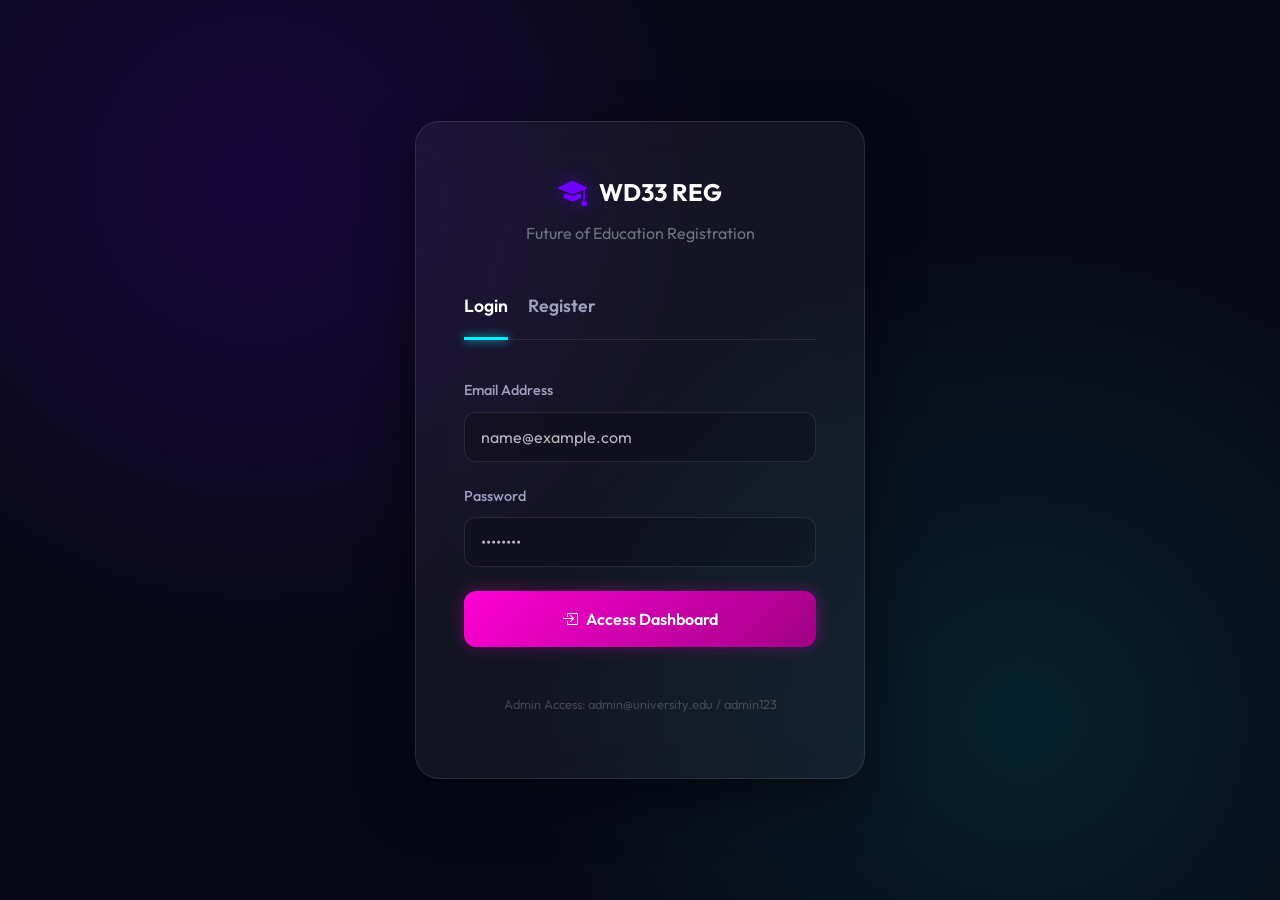
<file: src/main/resources/static/index.html>
<!DOCTYPE html>
<html lang="en">

<head>
    <meta charset="UTF-8">
    <meta name="viewport" content="width=device-width, initial-scale=1.0">
    <title>Login - WD33 Course Registration</title>
    <link href="https://cdn.jsdelivr.net/npm/bootstrap@5.3.0/dist/css/bootstrap.min.css" rel="stylesheet">
    <link rel="stylesheet" href="https://cdn.jsdelivr.net/npm/bootstrap-icons@1.10.0/font/bootstrap-icons.css">
    <link rel="stylesheet" href="css/style.css?v=2">
</head>

<body>
    <!-- Notification Bar -->
    <div id="notification" class="notification-bar" role="alert"></div>

    <div class="auth-container">
        <div class="auth-card">
            <div class="text-center mb-5">
                <a href="index.html" class="sidebar-logo justify-content-center mb-0">
                    <i class="bi bi-mortarboard-fill"></i>
                    <span>WD33 REG</span>
                </a>
                <p class="text-secondary mt-2">Future of Education Registration</p>
            </div>

            <div class="auth-tabs" id="authTabs" role="tablist">
                <button class="auth-tab active" id="login-trigger" data-bs-toggle="pill" data-bs-target="#login-tab">Login</button>
                <button class="auth-tab" id="register-trigger" data-bs-toggle="pill" data-bs-target="#register-tab">Register</button>
            </div>

            <div class="tab-content">
                <!-- Login Form -->
                <div class="tab-pane fade show active" id="login-tab">
                    <form onsubmit="handleLogin(event)">
                        <div class="form-group">
                            <label class="form-label">Email Address</label>
                            <input type="email" id="loginEmail" class="form-control" placeholder="name@example.com" required>
                        </div>
                        <div class="form-group">
                            <label class="form-label">Password</label>
                            <input type="password" id="loginPassword" class="form-control" placeholder="••••••••" required>
                        </div>
                        <button type="submit" class="btn-primary-neon w-100 py-3 mt-4">
                            <i class="bi bi-box-arrow-in-right"></i>
                            <span>Access Dashboard</span>
                        </button>
                    </form>
                </div>

                <!-- Register Form -->
                <div class="tab-pane fade" id="register-tab">
                    <form id="registerForm" onsubmit="handleRegister(event)">
                        <div class="form-group">
                            <label class="form-label">Full Name</label>
                            <input type="text" id="regName" class="form-control" placeholder="John Doe" required>
                        </div>
                        <div class="form-group">
                            <label class="form-label">Email Address</label>
                            <input type="email" id="regEmail" class="form-control" placeholder="john@example.com" required>
                        </div>
                        <div class="form-group">
                            <label class="form-label">Student ID</label>
                            <input type="text" id="regStudentId" class="form-control" placeholder="ST12345" required>
                        </div>
                        <div class="form-group">
                            <label class="form-label">Password</label>
                            <input type="password" id="regPassword" class="form-control" placeholder="Min. 6 characters" minlength="6" required>
                        </div>
                        <button type="submit" class="btn-primary-neon w-100 py-3 mt-4" style="background: linear-gradient(135deg, var(--accent-cyan) 0%, #008fa0 100%); box-shadow: var(--glow-cyan);">
                            <i class="bi bi-person-plus"></i>
                            <span>Create Account</span>
                        </button>
                    </form>
                </div>
            </div>

            <div class="text-center mt-5">
                <p style="color: rgba(255,255,255,0.2); font-size: 0.8rem;">
                    Admin Access: admin@university.edu / admin123
                </p>
            </div>
        </div>
    </div>

    <script src="https://cdn.jsdelivr.net/npm/bootstrap@5.3.0/dist/js/bootstrap.bundle.min.js"></script>
    <script src="js/config.js"></script>
    <script src="js/auth.js"></script>
    <script>
        // Redirect if already logged in
        document.addEventListener('DOMContentLoaded', () => {
            const user = initSession();
            if (user) {
                window.location.href = user.role === 'ADMIN' ? 'admin.html' : 'student.html';
            }

            // Custom tab switching logic for styling
            const triggers = document.querySelectorAll('.auth-tab');
            triggers.forEach(t => {
                t.addEventListener('shown.bs.tab', function (e) {
                    triggers.forEach(tr => tr.classList.remove('active'));
                    e.target.classList.add('active');
                });
            });
        });
    </script>
</body>

</html>
</file>
<file: src/main/resources/static/css/style.css>
@import url('https://fonts.googleapis.com/css2?family=Outfit:wght@300;400;500;600;700&display=swap');

:root {
    --bg-dark: #070816;
    --bg-sidebar: #0b0c22;
    --bg-card: rgba(255, 255, 255, 0.05);
    --bg-input: rgba(0, 0, 0, 0.2);
    --accent-cyan: #00f2ff;
    --accent-pink: #ff00d4;
    --accent-purple: #7000ff;
    --text-primary: #ffffff;
    --text-secondary: #a0a0c0;
    --border-color: rgba(255, 255, 255, 0.1);
    --glow-cyan: 0 0 15px rgba(0, 242, 255, 0.3);
    --glow-pink: 0 0 15px rgba(255, 0, 212, 0.3);
    --glow-purple: 0 0 15px rgba(112, 0, 255, 0.3);
    --transition: all 0.3s ease;
}

* {
    margin: 0;
    padding: 0;
    box-sizing: border-box;
}

body {
    background-color: var(--bg-dark);
    background-image:
        radial-gradient(circle at 20% 20%, rgba(112, 0, 255, 0.15) 0%, transparent 40%),
        radial-gradient(circle at 80% 80%, rgba(0, 242, 255, 0.1) 0%, transparent 40%);
    color: var(--text-primary);
    font-family: 'Outfit', sans-serif;
    min-height: 100vh;
    overflow-x: hidden;
}

/* Scrollbar */
::-webkit-scrollbar {
    width: 6px;
}

::-webkit-scrollbar-track {
    background: var(--bg-dark);
}

::-webkit-scrollbar-thumb {
    background: var(--border-color);
    border-radius: 10px;
}

::-webkit-scrollbar-thumb:hover {
    background: var(--text-secondary);
}

/* Layout */
.app-container {
    display: flex;
    min-height: 100vh;
}

/* Sidebar */
.sidebar {
    width: 260px;
    background-color: var(--bg-sidebar);
    border-right: 1px solid var(--border-color);
    display: flex;
    flex-direction: column;
    padding: 2rem 1.5rem;
    position: fixed;
    height: 100vh;
    z-index: 1000;
}

.sidebar-logo {
    display: flex;
    align-items: center;
    gap: 12px;
    font-size: 1.5rem;
    font-weight: 700;
    margin-bottom: 3rem;
    color: var(--text-primary);
    text-decoration: none;
}

.sidebar-logo i {
    color: var(--accent-purple);
    font-size: 1.8rem;
    filter: drop-shadow(0 0 8px rgba(112, 0, 255, 0.5));
}

.nav-menu {
    list-style: none;
    flex: 1;
}

.nav-item {
    margin-bottom: 0.5rem;
}

.nav-link {
    display: flex;
    align-items: center;
    gap: 12px;
    padding: 12px 16px;
    color: var(--text-secondary);
    text-decoration: none;
    border-radius: 12px;
    transition: var(--transition);
    font-weight: 500;
    position: relative;
    border: 1px solid transparent;
}

.nav-link i {
    font-size: 1.2rem;
    width: 24px;
    text-align: center;
}

.nav-link:hover {
    color: var(--text-primary);
    background: rgba(255, 255, 255, 0.03);
}

.nav-link.active {
    color: var(--text-primary);
    background: linear-gradient(90deg, rgba(112, 0, 255, 0.2) 0%, transparent 100%);
    border-left: 3px solid var(--accent-cyan);
    box-shadow: inset 5px 0 15px rgba(0, 242, 255, 0.1);
}

.nav-link.active::before {
    content: '';
    position: absolute;
    left: -19px;
    top: 50%;
    transform: translateY(-50%);
    width: 4px;
    height: 24px;
    background: var(--accent-cyan);
    box-shadow: 0 0 15px var(--accent-cyan);
    border-radius: 0 4px 4px 0;
}

.sidebar-footer {
    margin-top: auto;
}

/* Main Content */
.main-content {
    flex: 1;
    margin-left: 260px;
    padding: 2rem 3rem;
    width: calc(100% - 260px);
}

header {
    display: flex;
    justify-content: space-between;
    align-items: center;
    margin-bottom: 2.5rem;
}

.welcome-text h1 {
    font-size: 1.8rem;
    font-weight: 600;
    margin-bottom: 0.2rem;
}

.welcome-text p {
    color: var(--text-secondary);
    font-size: 0.95rem;
}

.header-actions {
    display: flex;
    align-items: center;
    gap: 20px;
}

.user-profile {
    display: flex;
    align-items: center;
    gap: 12px;
}

/* Cards & Widgets */
.glass-card {
    background: var(--bg-card);
    backdrop-filter: blur(10px);
    border: 1px solid var(--border-color);
    border-radius: 20px;
    padding: 1.5rem;
    height: 100%;
    transition: var(--transition);
}

.glass-card:hover {
    border-color: rgba(255, 255, 255, 0.2);
    transform: translateY(-2px);
}

.kpi-card {
    display: flex;
    justify-content: space-between;
    align-items: center;
    padding: 1.5rem;
    min-height: 120px;
}

.clickable-card {
    cursor: pointer;
    transition: transform 0.3s ease, box-shadow 0.3s ease;
}

.clickable-card:hover {
    transform: translateY(-5px);
    box-shadow: 0 10px 20px rgba(0, 0, 0, 0.4), var(--glow-cyan);
}

.kpi-data h3 {
    font-size: 2.5rem;
    font-weight: 700;
    margin-bottom: 0.5rem;
}

.kpi-data p {
    color: var(--text-secondary);
    font-size: 0.9rem;
    text-transform: uppercase;
    letter-spacing: 1px;
}

.kpi-chart {
    width: 100px;
    height: 60px;
    align-self: center;
}

/* Simulated mini chart using SVG */
.mini-chart path {
    fill: none;
    stroke-width: 2;
    stroke-linecap: round;
    filter: drop-shadow(0 0 5px currentColor);
}

/* Tables */
.table-container {
    background: var(--bg-card);
    border: 1px solid var(--border-color);
    border-radius: 20px;
    overflow: hidden;
    margin-top: 1.5rem;
}

.custom-table {
    width: 100%;
    border-collapse: collapse;
}

.custom-table th {
    background: rgba(255, 255, 255, 0.02);
    padding: 1.2rem 1.5rem;
    text-align: left;
    font-weight: 500;
    color: var(--text-secondary);
    font-size: 0.85rem;
    text-transform: uppercase;
    letter-spacing: 1px;
    border-bottom: 1px solid var(--border-color);
}

.custom-table td {
    padding: 1.2rem 1.5rem;
    border-bottom: 1px solid var(--border-color);
    font-size: 0.95rem;
}

.custom-table tr:last-child td {
    border-bottom: none;
}

.custom-table tr:hover td {
    background: rgba(255, 255, 255, 0.01);
}

/* Forms */
.form-group {
    margin-bottom: 1.5rem;
}

.max-width-600 {
    max-width: 600px;
}

.hero-container {
    padding: 2rem;
    display: inline-block;
    background: rgba(255, 255, 255, 0.03);
    border-radius: 50%;
    border: 1px solid rgba(0, 242, 255, 0.2);
    box-shadow: 0 0 40px rgba(0, 242, 255, 0.1);
    animation: pulse-glow 4s infinite ease-in-out;
}

.hero-image {
    width: 250px;
    height: auto;
    border-radius: 20px;
    filter: drop-shadow(0 0 10px rgba(0, 242, 255, 0.3));
}

@keyframes pulse-glow {

    0%,
    100% {
        box-shadow: 0 0 40px rgba(0, 242, 255, 0.1);
    }

    50% {
        box-shadow: 0 0 70px rgba(0, 242, 255, 0.2);
    }
}

.form-label {
    display: block;
    margin-bottom: 0.6rem;
    color: var(--text-secondary);
    font-size: 0.9rem;
    font-weight: 500;
}

.form-control {
    width: 100%;
    background: var(--bg-input) !important;
    border: 1px solid var(--border-color) !important;
    border-radius: 12px !important;
    padding: 12px 16px !important;
    color: var(--text-primary) !important;
    transition: var(--transition) !important;
    font-family: inherit;
}

.form-control:focus {
    outline: none !important;
    border-color: var(--accent-purple) !important;
    box-shadow: 0 0 0 4px rgba(112, 0, 255, 0.1) !important;
}

.form-control::-webkit-input-placeholder { color: rgba(255, 255, 255, 0.7) !important; }
.form-control::-moz-placeholder { color: rgba(255, 255, 255, 0.7) !important; }
.form-control:-ms-input-placeholder { color: rgba(255, 255, 255, 0.7) !important; }
.form-control::placeholder {
    color: rgba(255, 255, 255, 0.7) !important;
    opacity: 1; /* Firefox fix */
}

select option {
    background: var(--bg-sidebar);
    color: var(--text-primary);
    padding: 10px;
}

select.form-control {
    appearance: none;
    -webkit-appearance: none;
    -moz-appearance: none;
    background-image: url("data:image/svg+xml,%3Csvg xmlns='http://www.w3.org/2000/svg' width='16' height='16' fill='%23a0a0c0' class='bi bi-chevron-down' viewBox='0 0 16 16'%3E%3Cpath fill-rule='evenodd' d='M1.646 4.646a.5.5 0 0 1 .708 0L8 10.293l5.646-5.647a.5.5 0 0 1 .708.708l-6 6a.5.5 0 0 1-.708 0l-6-6a.5.5 0 0 1 0-.708z'/%3E%3C/svg%3E") !important;
    background-repeat: no-repeat !important;
    background-position: right 1rem center !important;
    padding-right: 2.5rem !important;
}

input[type="file"]::file-selector-button {
    background: rgba(255, 255, 255, 0.05);
    color: var(--text-primary);
    border: 1px solid var(--border-color);
    border-radius: 8px;
    padding: 5px 15px;
    margin-right: 15px;
    cursor: pointer;
    transition: var(--transition);
}

input[type="file"]::file-selector-button:hover {
    background: rgba(255, 255, 255, 0.1);
}

/* Buttons */
.btn-primary-neon {
    background: linear-gradient(135deg, var(--accent-pink) 0%, #a00085 100%);
    color: white;
    border: none;
    border-radius: 12px;
    padding: 12px 24px;
    font-weight: 600;
    display: flex;
    align-items: center;
    justify-content: center;
    gap: 8px;
    cursor: pointer;
    transition: var(--transition);
    box-shadow: var(--glow-pink);
    text-decoration: none;
}

.btn-primary-neon:hover {
    transform: translateY(-2px);
    box-shadow: 0 0 25px rgba(255, 0, 212, 0.5);
    color: white;
}

.btn-outline-neon {
    background: transparent;
    border: 1px solid var(--border-color);
    color: var(--text-primary);
    border-radius: 12px;
    padding: 10px 20px;
    font-weight: 500;
    display: flex;
    align-items: center;
    gap: 8px;
    cursor: pointer;
    transition: var(--transition);
}

.btn-outline-neon:hover {
    background: rgba(255, 255, 255, 0.05);
    border-color: var(--text-secondary);
}

.action-icon-btn {
    width: 36px;
    height: 36px;
    border-radius: 10px;
    display: inline-flex;
    align-items: center;
    justify-content: center;
    border: 1px solid var(--border-color);
    background: rgba(0, 0, 0, 0.2);
    color: var(--text-secondary);
    transition: var(--transition);
    cursor: pointer;
    margin: 0 4px;
    text-decoration: none;
}

.action-icon-btn.edit:hover {
    color: var(--accent-cyan);
    border-color: var(--accent-cyan);
    box-shadow: var(--glow-cyan);
}

.action-icon-btn.delete:hover {
    color: #ff4d4d;
    border-color: #ff4d4d;
    box-shadow: 0 0 15px rgba(255, 77, 77, 0.3);
}

/* Badges */
.status-badge {
    padding: 6px 12px;
    border-radius: 8px;
    font-size: 0.8rem;
    font-weight: 600;
    text-transform: uppercase;
    letter-spacing: 0.5px;
}

.badge-pending {
    background: rgba(255, 193, 7, 0.1);
    color: #ffc107;
    border: 1px solid rgba(255, 193, 7, 0.2);
}

.badge-approved {
    background: rgba(0, 242, 255, 0.1);
    color: var(--accent-cyan);
    border: 1px solid rgba(0, 242, 255, 0.2);
}

.badge-rejected {
    background: rgba(255, 77, 77, 0.1);
    color: #ff4d4d;
    border: 1px solid rgba(255, 77, 77, 0.2);
}

/* Auth Page */
.auth-container {
    display: flex;
    align-items: center;
    justify-content: center;
    min-height: 100vh;
    padding: 2rem;
}

.auth-card {
    width: 100%;
    max-width: 450px;
    background: var(--bg-card);
    backdrop-filter: blur(20px);
    border: 1px solid var(--border-color);
    border-radius: 24px;
    padding: 3rem;
    box-shadow: 0 20px 50px rgba(0, 0, 0, 0.5);
}

.auth-tabs {
    display: flex;
    gap: 20px;
    margin-bottom: 2.5rem;
    border-bottom: 1px solid var(--border-color);
    padding-bottom: 10px;
}

.auth-tab {
    background: none;
    border: none;
    color: var(--text-secondary);
    font-size: 1.1rem;
    font-weight: 600;
    cursor: pointer;
    padding-bottom: 10px;
    position: relative;
    transition: var(--transition);
}

.auth-tab.active {
    color: var(--text-primary);
}

.auth-tab.active::after {
    content: '';
    position: absolute;
    bottom: -11px;
    left: 0;
    width: 100%;
    height: 3px;
    background: var(--accent-cyan);
    box-shadow: 0 0 10px var(--accent-cyan);
}

/* Modals */
.modal-content {
    background: var(--bg-sidebar) !important;
    border: 1px solid var(--border-color) !important;
    border-radius: 24px !important;
    color: var(--text-primary) !important;
}

.modal-header {
    border-bottom: 1px solid var(--border-color) !important;
    padding: 1.5rem 2rem !important;
}

.modal-footer {
    border-top: 1px solid var(--border-color) !important;
    padding: 1.5rem 2rem !important;
}

.btn-close {
    filter: invert(1) grayscale(100%) brightness(200%);
}

/* Tabs in Dashboard */
.nav-tabs-custom {
    display: flex;
    gap: 30px;
    border-bottom: 1px solid var(--border-color);
    margin-bottom: 2rem;
}

.nav-tab-link {
    background: none;
    border: none;
    color: var(--text-secondary);
    padding: 15px 0;
    font-weight: 600;
    cursor: pointer;
    position: relative;
    transition: var(--transition);
}

.nav-tab-link.active {
    color: var(--accent-pink);
}

.nav-tab-link.active::after {
    content: '';
    position: absolute;
    bottom: -1px;
    left: 0;
    width: 100%;
    height: 2px;
    background: var(--accent-pink);
    box-shadow: 0 0 10px var(--accent-pink);
}

/* Notification Bar */
.notification-bar {
    position: fixed;
    top: 2rem;
    right: 2rem;
    z-index: 10000;
    padding: 1rem 1.5rem;
    border-radius: 12px;
    backdrop-filter: blur(10px);
    border: 1px solid var(--border-color);
    display: none;
    animation: slideIn 0.3s ease;
}

@keyframes slideIn {
    from {
        transform: translateX(100%);
        opacity: 0;
    }

    to {
        transform: translateX(0);
        opacity: 1;
    }
}

.notification-success {
    background: rgba(0, 242, 255, 0.1);
    border-color: var(--accent-cyan);
    color: var(--accent-cyan);
}

.notification-error {
    background: rgba(255, 77, 77, 0.1);
    border-color: #ff4d4d;
    color: #ff4d4d;
}

/* List Groups */
.list-group {
    background: transparent !important;
}

.list-group-item {
    background: transparent !important;
    border-color: var(--border-color) !important;
    color: var(--text-primary) !important;
}

.list-group-item:hover {
    background: rgba(255, 255, 255, 0.05) !important;
}

/* Utility */
.mb-4 {
    margin-bottom: 1.5rem;
}

.mt-4 {
    margin-top: 1.5rem;
}

.text-center {
    text-align: center;
}

.hidden {
    display: none !important;
}

/* Responsive */
@media (max-width: 1024px) {
    .sidebar {
        width: 80px;
        padding: 2rem 1rem;
    }

    .sidebar-logo span,
    .nav-link span {
        display: none;
    }

    .main-content {
        margin-left: 80px;
        width: calc(100% - 80px);
        padding: 1.5rem;
    }
}
</file>
